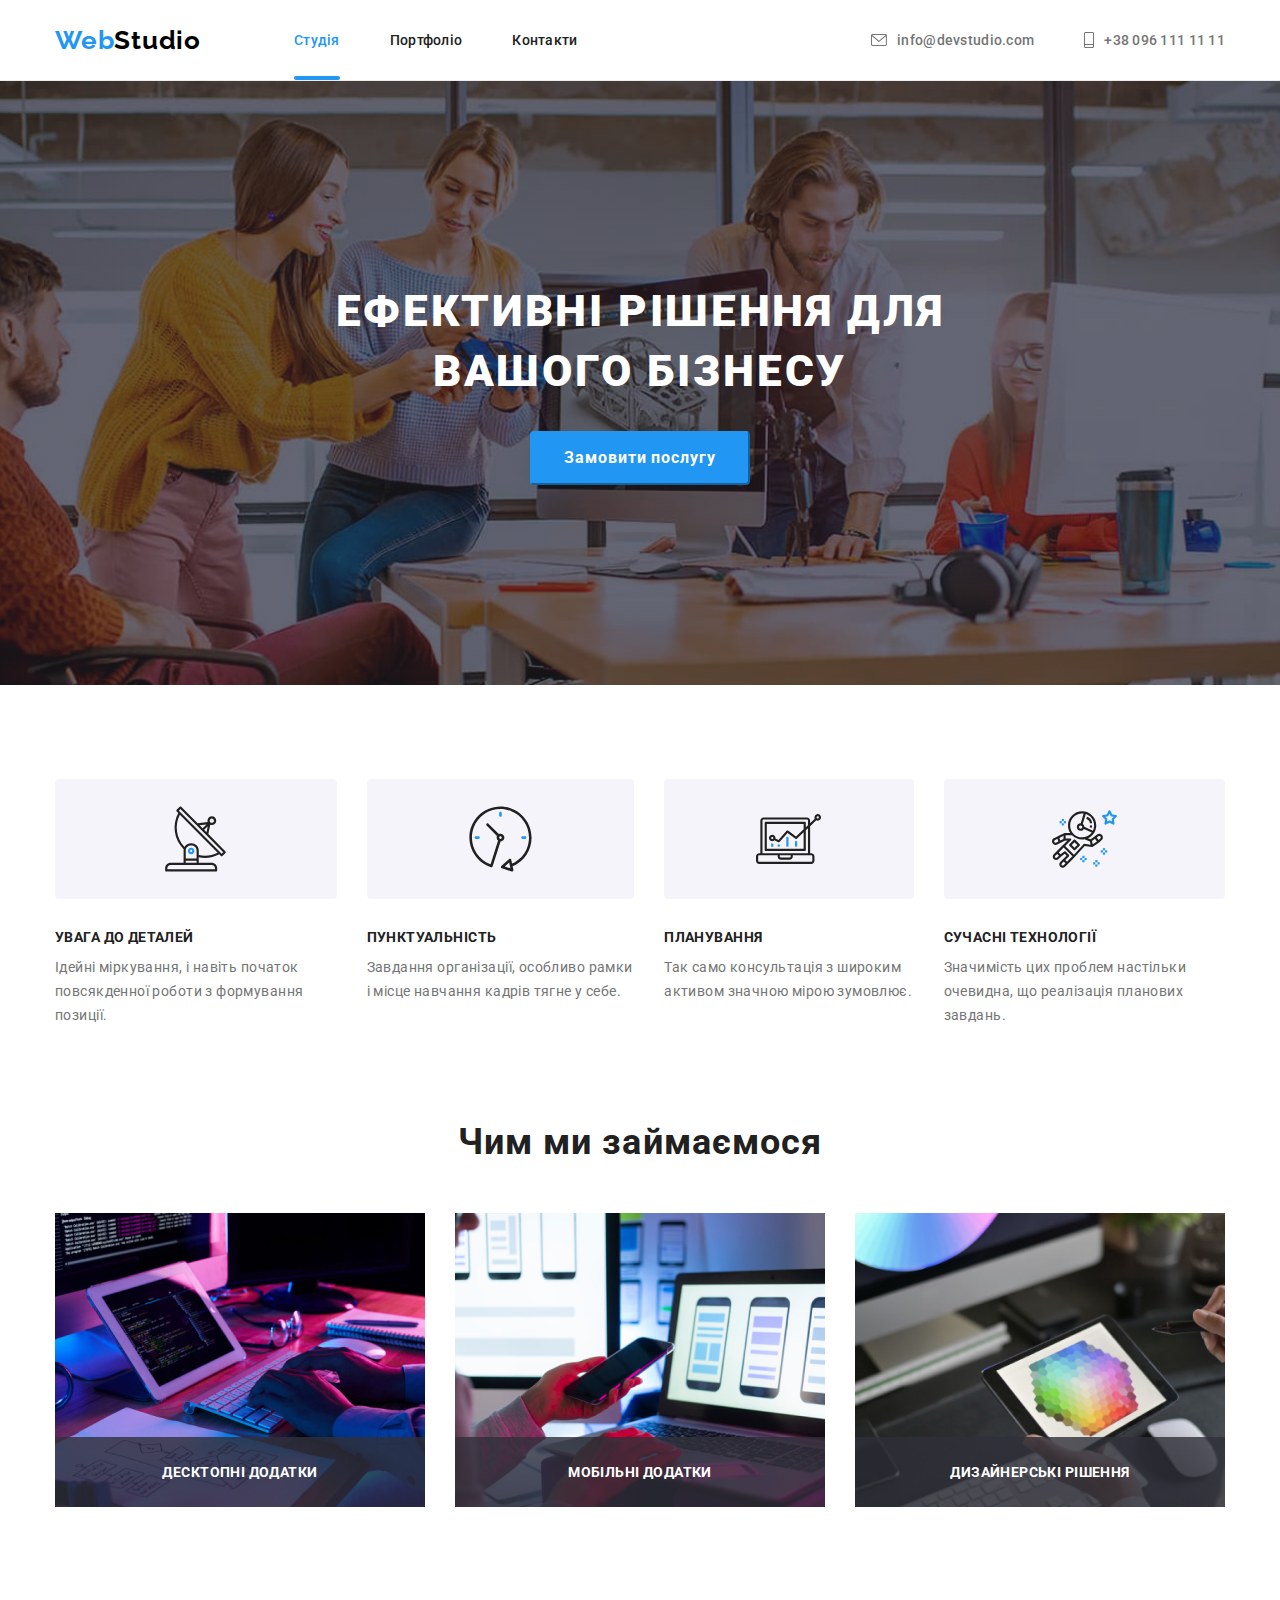
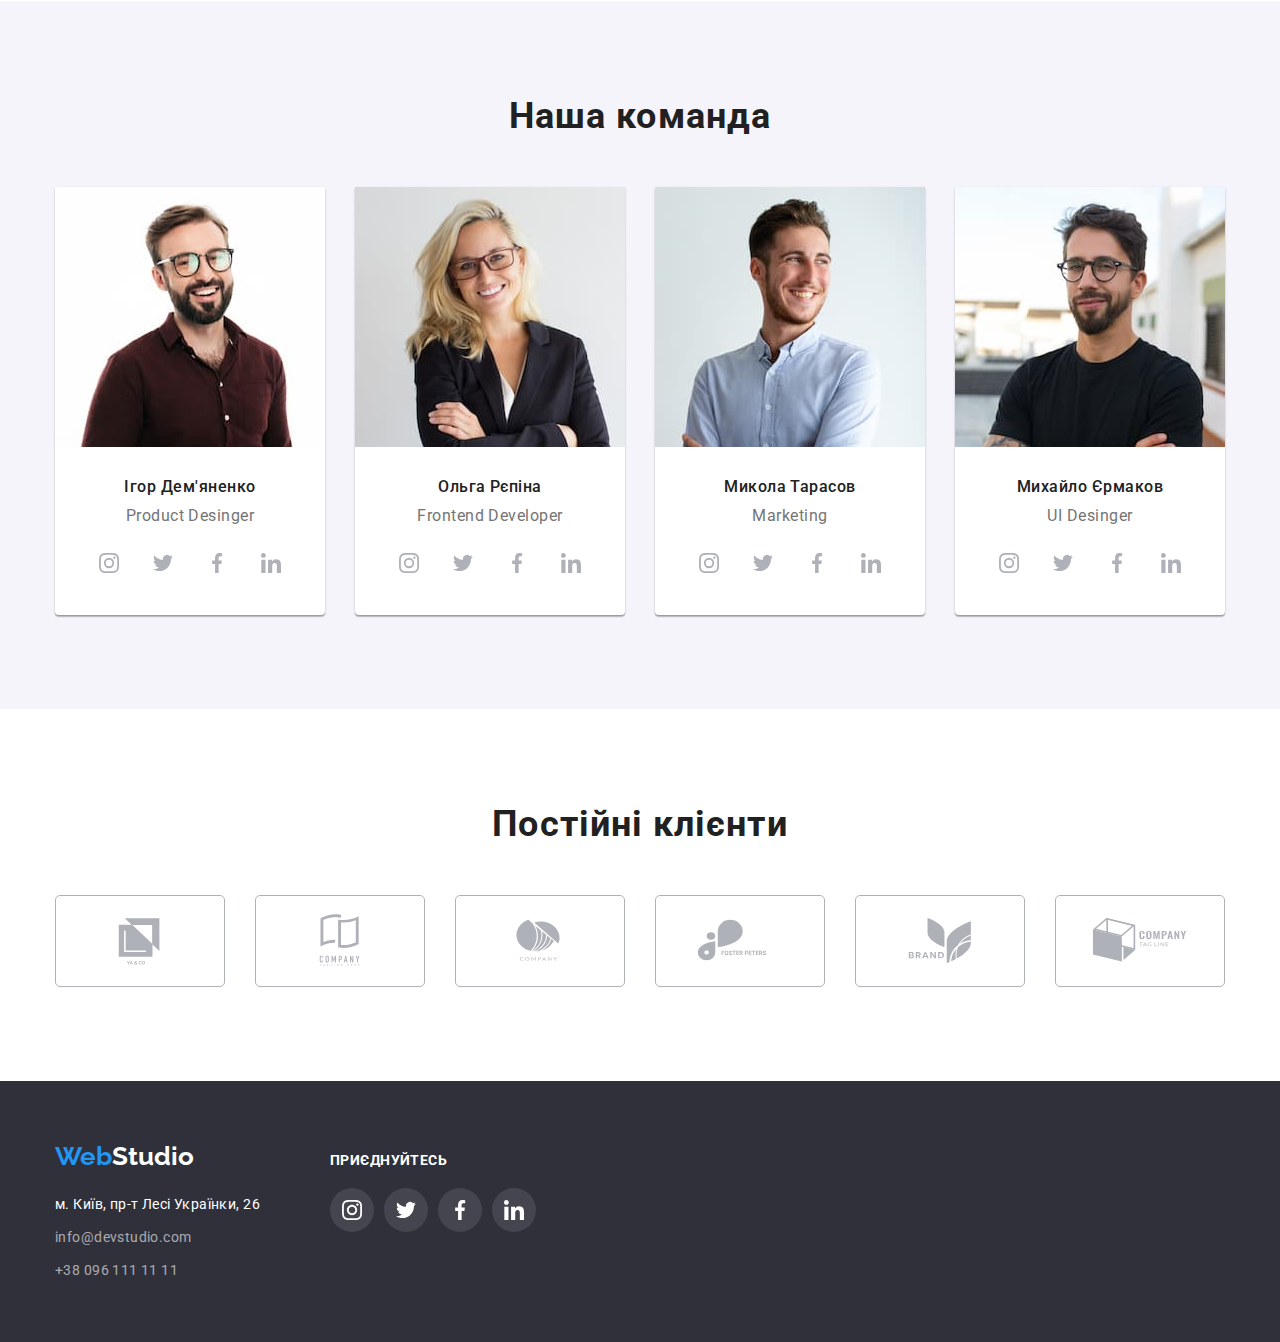
<file: index.html>
<!DOCTYPE html>
<html lang="uk">
  <head>
    <meta charset="UTF-8" />
    <meta http-equiv="X-UA-Compatible" content="IE=edge" />
    <meta name="viewport" content="width=device-width, initial-scale=1.0" />
    <title>WebStudio</title>
    <link
      rel="stylesheet"
      href="https://cdnjs.cloudflare.com/ajax/libs/modern-normalize/1.1.0/modern-normalize.min.css"
    />
    <link rel="stylesheet" href="./css/styles.css" />
    <link rel="preconnect" href="https://fonts.googleapis.com" />
    <link rel="preconnect" href="https://fonts.gstatic.com" crossorigin />
    <link rel="preconnect" href="https://fonts.googleapis.com" />
    <link rel="preconnect" href="https://fonts.gstatic.com" crossorigin />
    <link
      href="https://fonts.googleapis.com/css2?family=Raleway:wght@700&display=swap"
      rel="stylesheet"
    />
    <link
      href="https://fonts.googleapis.com/css2?family=Roboto:wght@400;500;700;900&display=swap"
      rel="stylesheet"
    />
  </head>
  <body class="body-idx">
    <header class="header">
      <div class="container header-container">
        <nav class="flex-content">
          <!--Header-->
          <a href="./index.html" lang="en" class="webstudio">
            <span style="color: #2196f3">Web</span
            ><span style="color: black">Studio</span>
          </a>
          <ul class="header-menu">
            <li >
              <a href="./index.html"  class="current"> Студія </a>
            </li>
            <li >
              <a href="./portfolio.html" class="navigation"> Портфоліо </a>
            </li>

            <li>
              <a href="#" class="navigation"> Контакти </a>
            </li>
          </ul>
        </nav>
        <ul class="header-address">
          <li >
            <a href="meilto:info@devstudio.com" class="navigation-address-mail">               
              <svg class="icon-nav-mail" width="16" height="12">
                <use href="./images/icons.svg#icon-envelope">
                </use>
              </svg>info@devstudio.com</a>
          </li>
          <li >
            <a href="tel:+380961111111" class="navigation-address-phone"
              > <svg class="icon-nav-phone" width="10" height="16">
                <use href="./images/icons.svg#icon-Vector">
                </use>
              </svg>
              +38 096 111 11 11</a
            >
          </li>
        </ul>
      </div>
    </header>

    <main>
      <!--Main-->

      <section class="section-main">
        <div class="container">
          <h1 class="hero-title">ЕФЕКТИВНІ РІШЕННЯ ДЛЯ ВАШОГО БІЗНЕСУ</h1>
          <button type="button" class="button" data-modal-open>Замовити послугу</button>
        </div>
      </section>

      <section class="section-flex">
        <div class="container">
          <h2 style="display: none">Переваги</h2>
          <ul class="main-menu">
            <li>
              <div class="advances-link" > 
                <svg class="advances-item" width="65px" height="70px" >
                <use href="./images/icons.svg#icon-antenna-1">
                </use>
              </svg>
            </div> 
              <h3 class="section-title">УВАГА ДО ДЕТАЛЕЙ</h3>
              <p class="section-text">
                Ідейні міркування, і навіть початок повсякденної роботи з
                формування позиції.
              </p>
            </li>

            <li>
              <div class="advances-link" > 
                <svg class="advances-item" width="65px" height="70px" >
                <use href="./images/icons.svg#icon-clock-1">
                </use>
              </svg>
            </div> 
              <h3 class="section-title">ПУНКТУАЛЬНІСТЬ</h3>
              <p class="section-text">
                Завдання організації, особливо рамки і місце навчання кадрів
                тягне у себе.
              </p>
            </li>

            <li>
              <div class="advances-link" > 
                <svg class="advances-item" width="65px" height="70px" >
                <use href="./images/icons.svg#icon-diagram-1">
                </use>
              </svg>
            </div> 
              <h3 class="section-title">ПЛАНУВАННЯ</h3>
              <p class="section-text">
                Так само консультація з широким активом значною мірою зумовлює.
              </p>
            </li>
            <li>
              <div class="advances-link" > 
                <svg class="advances-item" width="65px" height="70px" >
                <use href="./images/icons.svg#icon-astronaut-1">
                </use>
              </svg>
            </div> 
              <h3 class="section-title">СУЧАСНІ ТЕХНОЛОГІЇ</h3>
              <p class="section-text">
                Значимість цих проблем настільки очевидна, що реалізація
                планових завдань.
              </p>
            </li>
          </ul>
        </div>
      </section>
      <section class="section-content">
        <div class="container">
          <h2 class="section-content-title">Чим ми займаємося</h2>
          <ul class="flex-images">
            <li style="position: relative;">
              <img src="./images/planshet.jpg" alt="Photo" />
              
              <p class="content-info-title">
                Десктопні Додатки
              </p>
           
            </li>

            <li style="position: relative;">
              <img src="./images/book.jpg" alt="Photo" />
              
                <p class="content-info-title">
                  Мобільні додатки
                </p>
             
            </li>

            <li style="position: relative;">
              <img src="./images/planshet2.jpg" alt="Photo" /> 
             
                <p class="content-info-title">
                  Дизайнерські РІШЕННЯ
                </p>
            </li>
          </ul>
        </div>
      </section>
      <section class="section">
        <div class="container">
          <!--OurTeam-->

          <h2 class="section-team-title">Наша команда</h2>
          <ul class="team-menu">
            <li class="box-card">
              <img src="./images/igor.jpg" alt="Photo" />
              <h3 class="card-name">Ігор Дем'яненко</h3>
              <p class="work-name">Product Desinger</p>
              <ul class="box-icon-list">
                <li class="boxcard-icon-team">
                  <a href="" class="boxcard-link" >
                <svg class="boxcard-icon" width="20" height="20">
                  <use href="./images/icons.svg#icon-instagram">
                  </use>
                </svg>
              </a>
                </li>
               
              <li class="boxcard-icon-team">
                <a href="" class="boxcard-link">
                <svg class="boxcard-icon" width="20" height="20">
                  <use href="./images/icons.svg#icon-twitter"></use>
                </svg>
              </a>
            </li>
            <li class="boxcard-icon-team">
  
              <a href="" class="boxcard-link">
                <svg class="boxcard-icon" width="20" height="20">
                  <use href="./images/icons.svg#icon-facebook"></use>
                </svg>
              </a>
            </li>
            <li class="boxcard-icon-team">
  
              <a href="" class="boxcard-link">
                <svg class="boxcard-icon" width="20" height="20">
                  <use href="./images/icons.svg#icon-linkedin"></use>
                </svg>
              </a>
            </li>
          </ul>
            </li>
            

            <li class="box-card">
              <img src="./images/olga.jpg" alt="Photo" />
              <h3 class="card-name">Ольга Рєпіна</h3>
              <p class="work-name">Frontend Developer</p>
              <ul class="box-icon-list">
                <li class="boxcard-icon-team">
                  <a href="" class="boxcard-link" >
                <svg class="boxcard-icon" width="20" height="20">
                  <use href="./images/icons.svg#icon-instagram">
                  </use>
                </svg>
              </a>
                </li>
               
              <li class="boxcard-icon-team">
                <a href="" class="boxcard-link">
                <svg class="boxcard-icon" width="20" height="20">
                  <use href="./images/icons.svg#icon-twitter"></use>
                </svg>
              </a>
            </li>
            <li class="boxcard-icon-team">
  
              <a href="" class="boxcard-link">
                <svg class="boxcard-icon" width="20" height="20">
                  <use href="./images/icons.svg#icon-facebook"></use>
                </svg>
              </a>
            </li>
            <li class="boxcard-icon-team">
  
              <a href="" class="boxcard-link">
                <svg class="boxcard-icon" width="20" height="20">
                  <use href="./images/icons.svg#icon-linkedin"></use>
                </svg>
              </a>
            </li>
          </ul>
            </li>

            <li class="box-card">
              <img src="./images/mikola.jpg" alt="Photo" />
              <h3 class="card-name">Микола Тарасов</h3>
              <p class="work-name">Marketing</p>
              <ul class="box-icon-list">
                <li class="boxcard-icon-team">
                  <a href="" class="boxcard-link" >
                <svg class="boxcard-icon" width="20" height="20">
                  <use href="./images/icons.svg#icon-instagram">
                  </use>
                </svg>
              </a>
                </li>
               
              <li class="boxcard-icon-team">
                <a href="" class="boxcard-link">
                <svg class="boxcard-icon" width="20" height="20">
                  <use href="./images/icons.svg#icon-twitter"></use>
                </svg>
              </a>
            </li>
            <li class="boxcard-icon-team">
  
              <a href="" class="boxcard-link">
                <svg class="boxcard-icon" width="20" height="20">
                  <use href="./images/icons.svg#icon-facebook"></use>
                </svg>
              </a>
            </li>
            <li class="boxcard-icon-team">
  
              <a href="" class="boxcard-link">
                <svg class="boxcard-icon" width="20" height="20">
                  <use href="./images/icons.svg#icon-linkedin"></use>
                </svg>
              </a>
            </li>
          </ul>
            </li>
            <li class="box-card">
              <img src="./images/misha.jpg" alt="Photo" />
              <h3 class="card-name">Михайло Єрмаков</h3>
              <p class="work-name">UI Desinger</p>
            <ul class="box-icon-list">
              <li class="boxcard-icon-team">
                <a href="" class="boxcard-link" >
              <svg class="boxcard-icon" width="20" height="20">
                <use href="./images/icons.svg#icon-instagram">
                </use>
              </svg>
            </a>
              </li>
             
            <li class="boxcard-icon-team">
              <a href="" class="boxcard-link">
              <svg class="boxcard-icon" width="20" height="20">
                <use href="./images/icons.svg#icon-twitter"></use>
              </svg>
            </a>
          </li>
          <li class="boxcard-icon-team">

            <a href="" class="boxcard-link">
              <svg class="boxcard-icon" width="20" height="20">
                <use href="./images/icons.svg#icon-facebook"></use>
              </svg>
            </a>
          </li>
          <li class="boxcard-icon-team">

            <a href="" class="boxcard-link">
              <svg class="boxcard-icon" width="20" height="20">
                <use href="./images/icons.svg#icon-linkedin"></use>
              </svg>
            </a>
          </li>
        </ul>
            </li>
          
          </ul>
        </div>
      </section>
      <section class="section-logo">
        <div class="container" >
          <h3 class="clients-title"> Постійні клієнти</h3>
          <ul class="clients-list">
            <li class="clients-item">
              <a class="clients-link" href="" > 
              <svg class="clients-logo" width="106px" height="60px" >
              <use href="./images/icons.svg#icon-Logo1">
              </use>
            </svg>
          </a> 
          </li>
            <li class="clients-item">
              <a class="clients-link" href=""> 
              <svg class="clients-logo" width="106px" height="60px" >
              <use href="./images/icons.svg#icon-Logo2">
              </use>
            </svg></a> </li>
            <li class="clients-item"><a class="clients-link" href="">
              <svg class="clients-logo" width="106px" height="60px" >
              <use href="./images/icons.svg#icon-logo3">
              </use>
            </svg> </a> </li>
            <li class="clients-item"><a class="clients-link" href="">
              <svg class="clients-logo" width="106px" height="60px" >
              <use href="./images/icons.svg#icon-Logo4">
              </use>
            </svg></a> </li>
            <li class="clients-item"><a class="clients-link" href=""> 
              <svg class="clients-logo" width="106px" height="60px" >
              <use href="./images/icons.svg#icon-logo5">
              </use>
            </svg></a> </li>
            <li class="clients-item"><a class="clients-link" href="">
              <svg class="clients-logo" width="106px" height="60px" >
              <use href="./images/icons.svg#icon-logo6">
              </use>
            </svg> </a> </li>
          </ul>
        </div>
      </section>
    </main>
    <footer class="footer">
      <div class="container footer-box">
        <div>
        <a href="./index.html" lang="en" class="webstudio-footer">
          <span style="color: #2196f3">Web</span
          ><span style="color: #ffffff">Studio</span>
        </a>
        <address>
          <ul class="container-footer-address">
            <li class="footer-li">
              <a href="м.Київ,пр-тЛесіУкраїнки,26">
                <span class="address-footer"
                  >м. Київ, пр-т Лесі Українки, 26</span
                >
              </a>
            </li>
            <li class="footer-li">
              <a href="meilto:info@devstudio.com">
                <span class="footer-address">info@devstudio.com</span>
              </a>
            </li>
            <li class="footer-li">
              <a href="tel:+380961111111">
                <span class="footer-address">+38 096 111 11 11</span>
              </a>
            </li>
          </ul>
      
        </div>
        <div class="container-net">
          <p class="net-title">Приєднуйтесь</p>
          <ul class="net-list">
            <li class="net-item">
              <a href="" class="net-link">
                <svg class="net-icon" width="20" height="20">
                  <use href="./images/icons.svg#icon-instagram-f"></use>
                </svg>
              </a>
            </li>
            <li class="net-item">
              <a href="" class="net-link">
                <svg class="net-icon" width="20" height="20"> 
                  <use href="./images/icons.svg#icon-twitter"></use>
                </svg>
              </a>
            </li>
            <li class="net-item">
              <a href="" class="net-link">
                <svg class="net-icon" width="20" height="20">
                  <use href="./images/icons.svg#icon-facebook"></use>
                </svg>
              </a>
            </li>
            <li class="net-item">
              <a href="" class="net-link">
                <svg class="net-icon" width="20" height="20">
                  <use href="./images/icons.svg#icon-linkedin"></use></svg>
                </a>
            </li>
          </ul>
        </div>
      </div>
      
        
    </address>
    </footer>
     <div class="backdrop is-hidden" data-modal>
      <div class="modal">
        <h2 class="title-modal">
          Lorem ipsum dolor sit amet consectetur.
        </h2>
        <p>
       
        </p>
        <button class="modal-close-button" type="button" data-modal-close> 
          <svg class="close-modul" width="11px" height="11px" >
          <use href="./images/icons.svg#icon-close-modul">
          </use>
        </svg></button>
      </div>
     </div>
     
      <script src="./modal/modal.js"></script>
    
  </body>
</html>
</file>
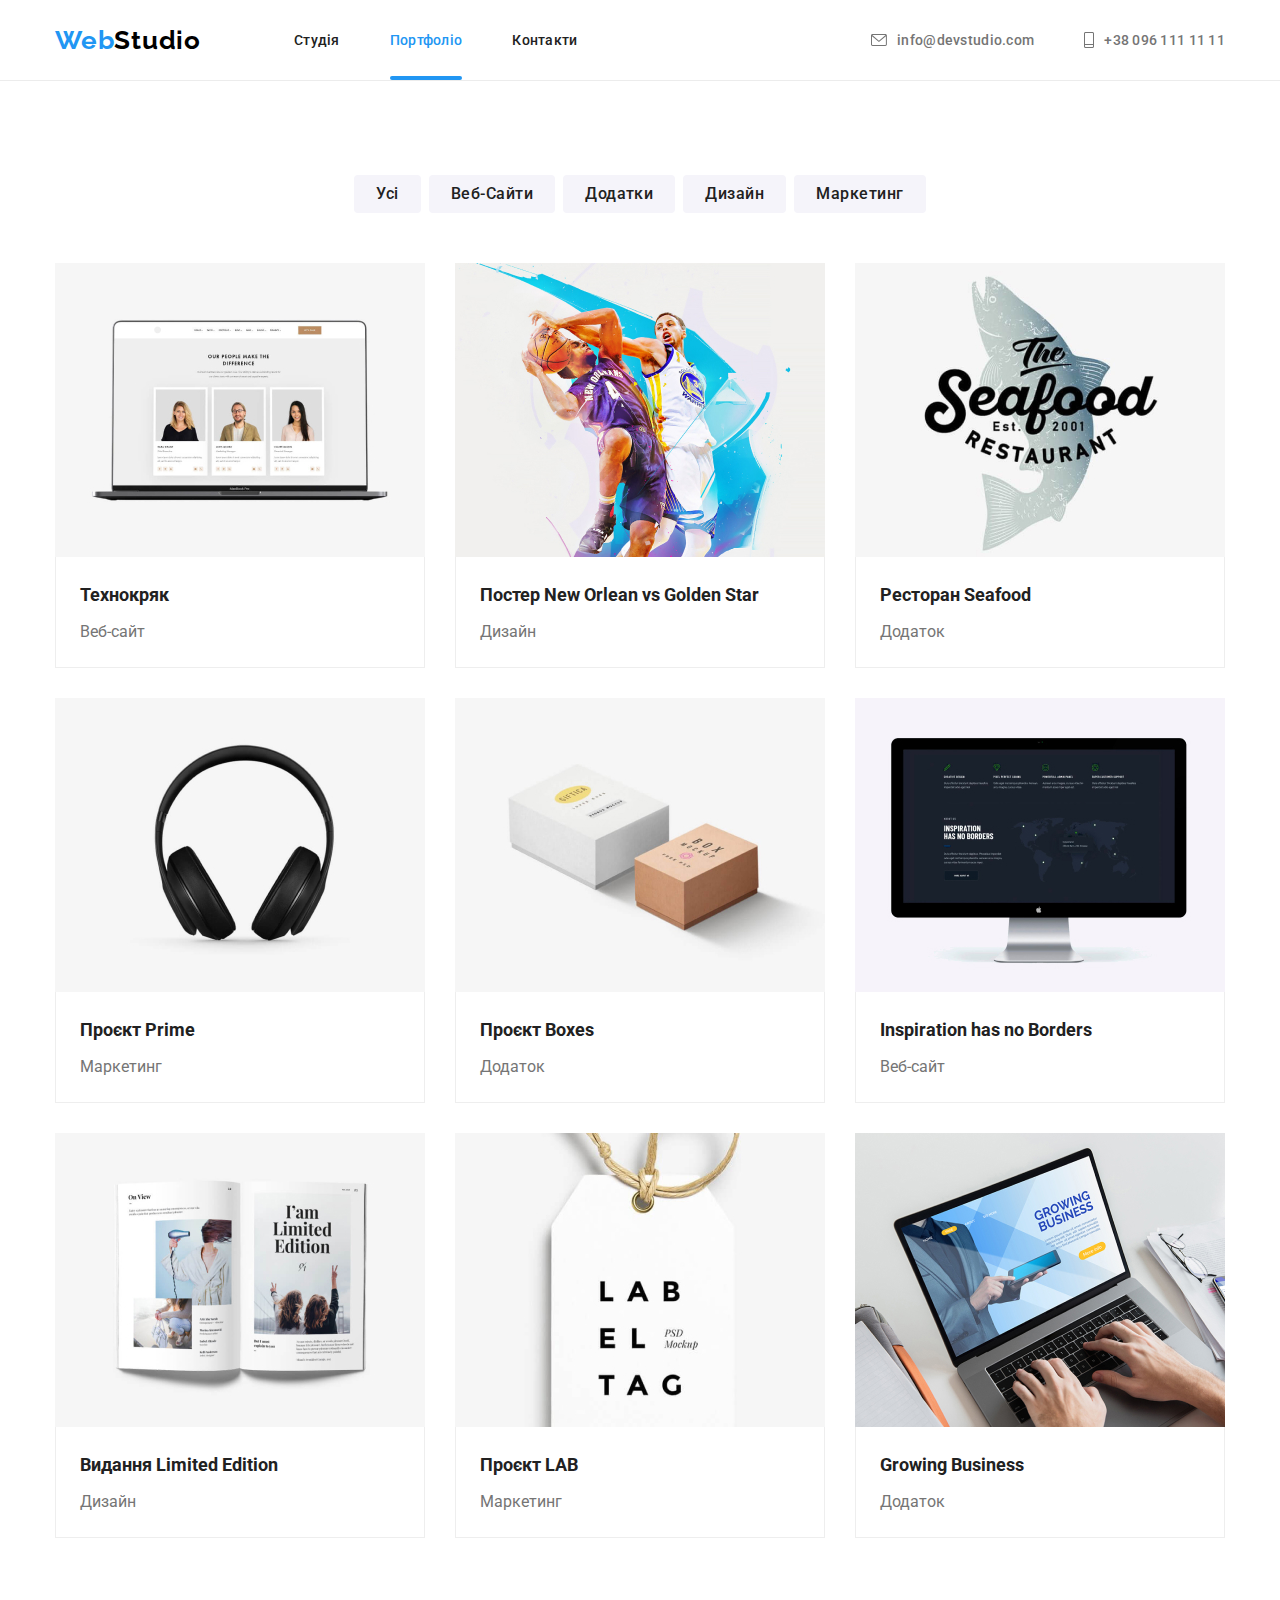
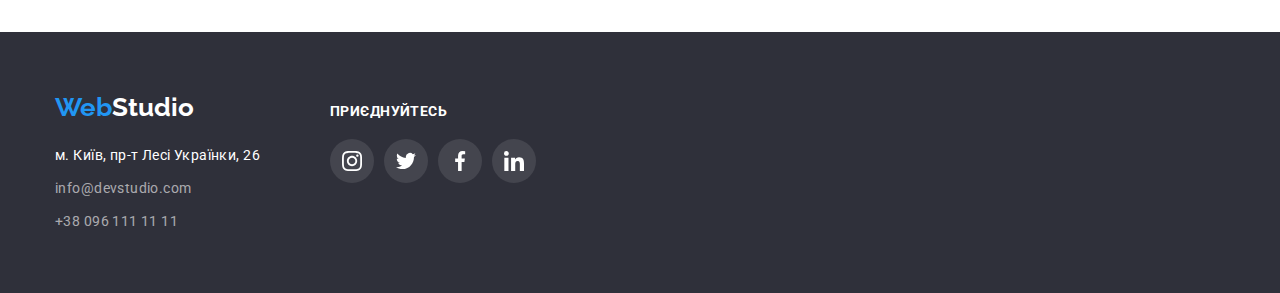
<file: portfolio.html>
<!DOCTYPE html>
<html lang="uk">

<head>
  <meta charset="UTF-8" />
  <meta http-equiv="X-UA-Compatible" content="IE=edge" />
  <meta name="viewport" content="width=device-width, initial-scale=1.0" />
  <title>WebStudio</title>
  <link rel="stylesheet"
    href="https://cdnjs.cloudflare.com/ajax/libs/modern-normalize/1.1.0/modern-normalize.min.css" />
  <link rel="stylesheet" href="./css/styles.css" />
  <link rel="preconnect" href="https://fonts.googleapis.com" />
  <link rel="preconnect" href="https://fonts.gstatic.com" crossorigin />
  <link rel="preconnect" href="https://fonts.googleapis.com" />
  <link rel="preconnect" href="https://fonts.gstatic.com" crossorigin />
  <link href="https://fonts.googleapis.com/css2?family=Raleway:wght@700&display=swap" rel="stylesheet" />
  <link href="https://fonts.googleapis.com/css2?family=Roboto:wght@400;500;700;900&display=swap" rel="stylesheet" />
</head>

<body class="hero-portfolio">
  <header class="header">
    <div class="container header-container">
      <nav class="flex-content">
        <!--Header-->
        <a href="./index.html" lang="en" class="webstudio">
          <span style="color: #2196f3">Web</span
          ><span style="color: black">Studio</span>
        </a>
        <ul class="header-menu">
          <li>
            <a href="./index.html" class="navigation"> Студія </a>
          </li>
          <li>
            <a href="./portfolio.html" class="current"> Портфоліо </a>
          </li>

          <li>
            <a href="./index.html" class="navigation"> Контакти </a>
          </li>
        </ul>
      </nav>
      <ul class="header-address">
        <li >
          <a href="meilto:info@devstudio.com" class="navigation-address-mail">               
            <svg class="icon-nav-mail" width="16" height="12">
              <use href="./images/icons.svg#icon-envelope">
              </use>
            </svg>info@devstudio.com</a>
        </li>
        <li >
          <a href="tel:+380961111111" class="navigation-address-phone"
            > <svg class="icon-nav-phone" width="10" height="16">
              <use href="./images/icons.svg#icon-Vector">
              </use>
            </svg>
            +38 096 111 11 11</a
          >
        </li>
      </ul>
    </div>
  </header>


  
  <main class="main-portfolio">
    <section class="section-portfolio">
      <div class="container">
        <h1 style="display: none">Портфоліо</h1>
        <!--NaviGation-->
        <ul class="flex-nav-menu">
          <li>
            <button type="button" class="button-portfolio">Усі</button>
          </li>
          <li>
            <button type="button" class="button-portfolio">Веб-Сайти</button>
          </li>
          <li>
            <button type="button" class="button-portfolio">Додатки</button>
          </li>
          <li>
            <button type="button" class="button-portfolio">Дизайн</button>
          </li>
          <li>
            <button type="button" class="button-portfolio">Маркетинг</button>
          </li>
        </ul>

        <!--mainConten-->
        <ul class="element-menu">
          <li>
            <a href="#"  class="element-img">
              <img src="./images/P1.jpg" alt="Notebook" />
              <div class="div-img">
                <h4 class="main-title-portfolio">Технокряк</h4>
                <p class="main-p-portfolio">Веб-сайт</p>
                <div class="element-img-title">
                  <p class="element-img-p">
                    Ресурс пропонує комплексні пропозиції з різним рівнем функціоналу та сервісів. 
                    Все це дозволить відвідувачу отримати вичерпні відомості про компанію чи приватну особу.
                  </p>
                  </div>
              </div>
             
            </a>
            
          </li>
          <li><a href="#" class="element-img">
              <img src="./images/p2.jpg" alt="basketball" />
              <div class="div-img">
                <h4 class="main-title-portfolio"> Постер New Orlean vs Golden Star
                </h4>
                <p class="main-p-portfolio">Дизайн</p>
                <div class="element-img-title">
                  <p class="element-img-p">
                    Ресурс пропонує комплексні пропозиції з різним рівнем функціоналу та сервісів. 
                    Все це дозволить відвідувачу отримати вичерпні відомості про компанію чи приватну особу.
                  </p>
                  </div>
              </div>
            </a>
          </li>
          <li ><a href="#" class="element-img">
              <img src="./images/p3.jpg" alt="Fish" />
              <div class="div-img">
                <h4 class="main-title-portfolio">Ресторан Seafood</h4>
                <p class="main-p-portfolio">Додаток</p>
                <div class="element-img-title">
                  <p class="element-img-p">
                    Ресурс пропонує комплексні пропозиції з різним рівнем функціоналу та сервісів. 
                    Все це дозволить відвідувачу отримати вичерпні відомості про компанію чи приватну особу.
                  </p>
                  </div>
              </div>
            </a>
          </li>
          <li ><a href="#" class="element-img">
              <img src="./images/p4.jpg" alt="headphones" />
              <div class="div-img">
                <h4 class="main-title-portfolio">Проєкт Prime</h4>
                <p class="main-p-portfolio">Маркетинг</p>
                <div class="element-img-title">
                  <p class="element-img-p">
                    Ресурс пропонує комплексні пропозиції з різним рівнем функціоналу та сервісів. 
                    Все це дозволить відвідувачу отримати вичерпні відомості про компанію чи приватну особу.
                  </p>
                  </div>
              </div>
            </a>

          </li>
          <li ><a href="#" class="element-img">
              <img src="./images/p5.jpg" alt="boxes" />
              <div class="div-img">
                <h4 class="main-title-portfolio">Проєкт Boxes</h4>
                <p class="main-p-portfolio">Додаток</p>
                <div class="element-img-title">
                  <p class="element-img-p">
                    Ресурс пропонує комплексні пропозиції з різним рівнем функціоналу та сервісів. 
                    Все це дозволить відвідувачу отримати вичерпні відомості про компанію чи приватну особу.
                  </p>
                  </div>
              </div>
            </a>
          </li>
          <li ><a href="#" class="element-img">
              <img src="./images/p6.jpg" alt="monitor" />
              <div class="div-img">
                <h4 class="main-title-portfolio">Inspiration has no Borders</h4>
                <p class="main-p-portfolio">Веб-сайт</p>
                                <div class="element-img-title">
                  <p class="element-img-p">
                    Ресурс пропонує комплексні пропозиції з різним рівнем функціоналу та сервісів. 
                    Все це дозволить відвідувачу отримати вичерпні відомості про компанію чи приватну особу.
                  </p>
                  </div>
              </div>
            </a>
          </li>
          <li ><a href="#" class="element-img">
              <img src="./images/p7.jpg" alt="book" />
              <div class="div-img">
                <h4 class="main-title-portfolio">Видання Limited Edition</h4>
                <p class="main-p-portfolio">Дизайн</p>
                                <div class="element-img-title">
                  <p class="element-img-p">
                    Ресурс пропонує комплексні пропозиції з різним рівнем функціоналу та сервісів. 
                    Все це дозволить відвідувачу отримати вичерпні відомості про компанію чи приватну особу.
                  </p>
                  </div>
              </div>
            </a>
          </li>
          <li ><a href="#" class="element-img">
              <img src="./images/p8.jpg" alt="lab" />
              <div class="div-img">
                <h4 class="main-title-portfolio">Проєкт LAB</h4>
                <p class="main-p-portfolio">Маркетинг</p>
                                <div class="element-img-title">
                  <p class="element-img-p">
                    Ресурс пропонує комплексні пропозиції з різним рівнем функціоналу та сервісів. 
                    Все це дозволить відвідувачу отримати вичерпні відомості про компанію чи приватну особу.
                  </p>
                  </div>
              </div>
            </a>
          </li>
          <li ><a href="#" class="element-img">
              <img src="./images/p9.jpg" alt="Notebook2" />
              <div class="div-img">
                <h4 class="main-title-portfolio">Growing Business</h4>
                <p class="main-p-portfolio">Додаток</p>
                                <div class="element-img-title">
                  <p class="element-img-p">
                    Ресурс пропонує комплексні пропозиції з різним рівнем функціоналу та сервісів. 
                    Все це дозволить відвідувачу отримати вичерпні відомості про компанію чи приватну особу.
                  </p>
                  </div>
              </div>
            </a>
          </li>
        </ul>
      </div>
    </section>
  </main>

  <footer class="footer">
    <div class="container footer-box">
      <div>
        <a href="./index.html" lang="en" class="webstudio-footer">
          <span style="color: #2196f3">Web</span><span style="color: #ffffff">Studio</span>
        </a>
        <address>
          <ul class="container-footer-address">
            <li class="footer-li">
              <a href="м.Київ,пр-тЛесіУкраїнки,26">
                <span class="address-footer">м. Київ, пр-т Лесі Українки, 26</span>
              </a>
            </li>
            <li class="footer-li">
              <a href="meilto:info@devstudio.com">
                <span class="footer-address">info@devstudio.com</span>
              </a>
            </li>
            <li class="footer-li">
              <a href="tel:+380961111111">
                <span class="footer-address">+38 096 111 11 11</span>
              </a>
            </li>
          </ul>

      </div>
      <div class="container-net">
        <p class="net-title">Приєднуйтесь</p>
        <ul class="net-list">
          <li class="net-item">
            <a href="" class="net-link">
              <svg class="net-icon" width="20" height="20">
                <use href="./images/icons.svg#icon-instagram-f"></use>
              </svg>
            </a>
          </li>
          <li class="net-item">
            <a href="" class="net-link">
              <svg class="net-icon" width="20" height="20">
                <use href="./images/icons.svg#icon-twitter"></use>
              </svg>
            </a>
          </li>
          <li class="net-item">
            <a href="" class="net-link">
              <svg class="net-icon" width="20" height="20">
                <use href="./images/icons.svg#icon-facebook"></use>
              </svg>
            </a>
          </li>
          <li class="net-item">
            <a href="" class="net-link">
              <svg class="net-icon" width="20" height="20">
                <use href="./images/icons.svg#icon-linkedin"></use>
              </svg>
            </a>
          </li>
        </ul>
      </div>
    </div>


    </address>
  </footer>
</body>

</html>
</file>
<file: css/styles.css>
* {
  list-style-type: none;
}
* {
  text-decoration: none;
}
* {
  margin: 0;
  padding: 0;
}
h1 {
  margin: 0;
}
h2 {
  margin: 0;
}
h3 {
  margin: 0;
}
h4 {
  margin: 0;
}

ul {
  margin: 0;
}

p {
  margin: 0;
}

.body-idx {
  width: 100%;
  max-width: 1600px;
  background-color: #ffffff;
  font-family: "Roboto";
  font-style: normal;
}

.header {
  position: relative;
  border-bottom: 1px solid #ececec;
}

.container {
  width: 100%;
  max-width: 1200px;
  margin: 0 auto;
  padding: 0 15px;
}

.header-container {
  display: flex;
  align-items: center;
}

.flex-content {
  display: flex;
  align-items: center;
  gap: 93px;
}

.webstudio {
  font-family: "Raleway";
  font-style: normal;
  font-weight: 700;
  font-size: 26px;
  line-height: 31px;
  letter-spacing: 0.03em;
}

.header-menu {
  display: flex;
  gap: 50px;
}

.navigation {
  position: relative;
  display: block;
  font-family: inherit;
  font-style: normal;
  font-weight: 500;
  font-size: 14px;
  line-height: 16px;
  letter-spacing: 0.02em;
  text-decoration: none;
  color: #212121;
  padding: 32px 0;
  transition: color 250ms;
  transition-timing-function: cubic-bezier(0.4, 0, 0.2, 1);
}

.navigation::after {
  position: absolute;
  display: block;
  opacity: 0;
  width: 100%;
  height: 4px;
  background-color: #2196f3;
  margin-top: 28px;
  border-radius: 2px;
  transition: opacity 250ms;
  transition-timing-function: cubic-bezier(0.4, 0, 0.2, 1);
  content: "";
}

.current {
  position: relative;
  display: block;
  font-family: inherit;
  font-style: normal;
  font-weight: 500;
  font-size: 14px;
  line-height: 16px;
  letter-spacing: 0.02em;
  text-decoration: none;
  color: #2196f3;
  padding: 32px 0;
  transition: color 250ms;
  transition-timing-function: cubic-bezier(0.4, 0, 0.2, 1);
}

.current::after {
  position: absolute;
  display: block;
  opacity: 1;
  width: 100%;
  height: 4px;
  background-color: #2196f3;
  margin-top: 28px;
  border-radius: 2px;
  transition: opacity 250ms;
  transition-timing-function: cubic-bezier(0.4, 0, 0.2, 1);
  content: "";
}

.current:hover {
  color: #2196f3;
}

.navigation:hover {
  color: #2196f3;
}

.header-address {
  display: flex;
  align-items: center;
  justify-content: center;
  gap: 50px;
  margin-left: auto;
}

.icon-nav-mail {
  margin-right: 10px;
}

.icon-nav-phone {
  margin-right: 10px;
}

.navigation-address-phone {
  font-style: normal;
  font-weight: 500;
  font-size: 14px;
  line-height: 16px;
  letter-spacing: 0.02em;
  fill: #757575;
  color: #757575;
  padding: 32px 0;
  display: flex;
  align-items: center;
  transition: color 250ms;
  transition-timing-function: cubic-bezier(0.4, 0, 0.2, 1);
}

.navigation-address-phone:hover {
  color: #2196f3;
  fill: #2196f3;
}

.navigation-address-mail {
  font-style: normal;
  font-weight: 500;
  font-size: 14px;
  line-height: 16px;
  letter-spacing: 0.02em;
  fill: #757575;
  color: #757575;
  padding: 32px 0;
  display: flex;
  align-items: center;
  transition: color 250ms, fill 250ms;
  transition-timing-function: cubic-bezier(0.4, 0, 0.2, 1);
}

.navigation-address-mail:hover {
  color: #2196f3;
  fill: #2196f3;
}

.section-main {
  margin: 0 auto;
  padding: 200px 0;
  background-image: linear-gradient(#2f303a66, #2f303a66),
    url(../images/Img.jpg);
  background-repeat: no-repeat;
  background-position: center;
  background-size: cover;
}

.section-flex {
  padding-top: 94px;
  padding-bottom: 0;
  margin-bottom: 0;
  margin: 0 auto;
}

.hero-title {
  width: 696px;
  font-style: normal;
  font-weight: 900;
  font-size: 44px;
  line-height: 60px;
  text-align: center;
  letter-spacing: 0.06em;
  color: #ffffff;
  margin: 0 auto 30px;
}

.button {
  display: block;
  align-items: center;
  text-align: center;
  font-weight: 700;
  font-size: 16px;
  line-height: 30px;
  padding: 10px 32px;
  margin: 0 auto;
  letter-spacing: 0.06em;
  color: #ffffff;
  background-color: #2196f3;
  border-radius: 4px;
  border-color: #2196f3;
  transition: color 250ms, border-color 250ms, background-color 250ms;
  transition-timing-function: cubic-bezier(0.4, 0, 0.2, 1);
  cursor: pointer;
}

.button:hover {
  box-shadow: 0px 4px 4px rgba(0, 0, 0, 0.15);
  border-color: #ffffff;
}

.main-menu {
  display: flex;
  gap: 30px;
  text-align: start;
  flex-grow: 1;
}

.advances-link {
  margin-bottom: 30px;
  width: 100%;
  height: 120px;
  border: 1px solid #f5f4fa;
  border-radius: 4px;
  display: flex;
  align-items: center;
  justify-content: center;
  background-color: #f5f4fa;
}

.section-title {
  font-family: "Roboto";
  font-style: normal;
  font-weight: 700;
  font-size: 14px;
  line-height: 16px;
  letter-spacing: 0.03em;
  text-transform: uppercase;
  margin-bottom: 10px;
  color: #212121;
}

.section-text {
  font-weight: 400;
  font-size: 14px;
  line-height: 24px;

  letter-spacing: 0.03em;

  color: #757575;
}

.section-content {
  padding: 94px 0;
  margin: 0 auto;
  text-align: center;
}

.section-content-title {
  font-family: "Roboto";
  font-style: normal;
  font-weight: 700;
  font-size: 36px;
  line-height: 42px;
  letter-spacing: 0.03em;
  margin-bottom: 50px;
  color: #212121;
}

.flex-container-content {
  display: flex;
}

img {
  display: block;
  max-width: 100%;
  height: auto;
}

.flex-images {
  display: flex;
  align-items: flex-start;
  gap: 30px;
}

.content-info-title {
  position: absolute;
  bottom: 0;
  width: 100%;
  height: 70px;
  background-color: rgb(48, 48, 58, 0.8);
  display: flex;
  align-items: center;
  justify-content: center;
  font-weight: 700;
  font-size: 14px;
  line-height: 16px;
  text-align: center;
  letter-spacing: 0.03em;
  text-transform: uppercase;
  color: #ffffff;
}

.section {
  margin: 0 auto;
  background-color: #f5f4fa;
  padding: 94px 0;
}

.section-team-title {
  font-weight: 700;
  font-size: 36px;
  line-height: 42px;
  text-align: center;
  letter-spacing: 0.03em;
  margin-bottom: 50px;
  color: #212121;
}

.team-menu {
  display: flex;
  gap: 30px;
  text-align: center;
}

.box-card {
  background: #ffffff;
  box-shadow: 0px 1px 3px rgba(0, 0, 0, 0.12), 0px 1px 1px rgba(0, 0, 0, 0.14),
    0px 2px 1px rgba(0, 0, 0, 0.2);
  border-radius: 0px 0px 4px 4px;
}

.card-name {
  font-weight: 500;
  font-size: 16px;
  line-height: 19px;
  text-align: center;
  letter-spacing: 0.03em;
  color: #212121;
  padding-top: 30px;
  margin-bottom: 10px;
}

.work-name {
  font-weight: 400;
  font-size: 16px;
  line-height: 19px;
  text-align: center;
  letter-spacing: 0.03em;
  color: #757575;
  text-decoration: none;
  margin-bottom: 16px;
}

.box-icon-list {
  display: flex;
  justify-content: center;
  gap: 10px;
  padding-bottom: 30px;
}

.boxcard-link {
  width: 44px;
  height: 44px;
  display: flex;
  justify-content: center;
  align-items: center;
  border-radius: 50%;
  fill: #afb1b8;
  transition: fill 250ms, background-color 250ms;
  transition-timing-function: cubic-bezier(0.4, 0, 0.2, 1); 
}

.boxcard-link:hover {
  fill: #ffffff;
  background-color: #2196f3;

}

.section-logo {
  padding: 94px 0;
}

.clients-title {
  margin-bottom: 50px;
  justify-content: center;
  align-items: center;
  display: flex;
  font-weight: 700;
  font-size: 36px;
  line-height: 42px;
  text-align: center;
  letter-spacing: 0.03em;
  color: #212121;
}

.clients-list {
  display: flex;
  gap: 30px;
}

.clients-item {
  width: 170px;
  height: 92px;
}

.clients-link {
  width: 100%;
  height: 92px;
  border: 1px solid #afb1b8;
  border-radius: 5px;
  display: flex;
  align-items: center;
  justify-content: center;   
  transition: border-color 250ms;
  transition-timing-function: cubic-bezier(0.4, 0, 0.2, 1);
  
}

.clients-link:hover {
  border-color: #2196f3;
}

.clients-logo {
  align-items: center;
  justify-content: center;
  display: flex;
  fill: #afb1b8;
  transition: fill 250ms;
  transition-timing-function: cubic-bezier(0.4, 0, 0.2, 1);

}

.clients-logo:hover {
  fill: #2196f3;
}

.clients-link:hover .clients-logo {
  color: #2196f3;
  fill: #2196f3;
}

.footer {
  padding: 60px 0;
  background: #2f303a;
}

.webstudio-footer {
  font-family: "Raleway";
  font-style: normal;
  font-weight: 700;
  font-size: 26px;
  line-height: 31px;
  margin-top: 0;
  margin-bottom: 20px;
  display: inline-block;
}

.footer-li {
  margin-bottom: 9px;
}

.footer-li:last-child {
  margin-bottom: 0;
}

.address-footer {
  font-family: "Roboto";
  font-style: normal;
  font-weight: 400;
  font-size: 14px;
  line-height: 24px;
  letter-spacing: 0.03em;
  color: #ffffff;
  transition: color 250ms;
  transition-timing-function: cubic-bezier(0.4, 0, 0.2, 1);
}

.address-footer:hover {
  color: #2196f3;
}

.footer-address {
  font-family: "Roboto";
  font-style: normal;
  font-weight: 400;
  font-size: 14px;
  line-height: 24px;
  letter-spacing: 0.03em;
  color: rgba(255, 255, 255, 0.6);
  transition: color 250ms;
  transition-timing-function: cubic-bezier(0.4, 0, 0.2, 1);
}

.footer-address:hover {
  color: #2196f3;
}

.footer-box {
  display: flex;
  gap: 70px;
  align-items: baseline;
  text-align: start;
}

.net-title {
  margin-bottom: 20px;
  font-weight: 700;
  font-size: 14px;
  line-height: 16px;
  letter-spacing: 0.03em;
  text-transform: uppercase;
  font-family: "Roboto";
  font-style: normal;
  color: #ffffff;
  text-align: left;
}

.net-list {
  display: flex;
  justify-content: center;
  gap: 10px;
}

.net-link {
  width: 44px;
  height: 44px;
  display: flex;
  align-items: center;
  justify-content: center;
  background-color: rgba(255, 255, 255, 0.1);
  border-radius: 50%;
  transition: background-color 250ms;
  transition-timing-function: cubic-bezier(0.4, 0, 0.2, 1);
}

.net-link:hover {
  background-color: #2196f3;
}

.net-icon {
  width: 20px;
  height: 20px;
  fill: #ffffff;
}

/*PORTFOLIO CSS*/

.section-portfolio {
  padding: 94px 0;
  width: 100%;
  max-width: 1600px;
  margin: 0 auto;
  background: #ffffff;
}

.container-portfolio {
  width: 100%;
  max-width: 1200px;
  margin: 0 auto;
  padding: 0 15px;
}

.hero-portfolio {
  width: 100%;
  max-width: 1600px;
  background-color: #ffffff;
  font-family: "Roboto";
  font-style: normal;
}

.container-portfolio {
  background-color: #ffffff;
}

.flex-nav-menu {
  display: flex;
  gap: 8px;
  justify-content: center;
  margin-bottom: 50px;
}

.button-portfolio {
  font-family: Roboto;
  font-size: 16px;
  font-weight: 500;
  line-height: 26px;
  letter-spacing: 0.03em;
  text-align: center;
  color: #212121;
  display: block;
  padding: 6px 22px 6px 22px;
  border-color: #f5f4fa;
  border-radius: 4px;
  background-color: #f5f4fa;
  border: 0;
  cursor: pointer;
  transition: background-color 250ms, color 250ms, box-shadow 250ms;
  transition-timing-function: cubic-bezier(0.4, 0, 0.2, 1);
}

.button-portfolio:hover,
.button-portfolio:focus {
  background-color: #2196f3;
  color: #ffffff;
  box-shadow: 0px 3px 1px 0px #0000001a;
}

.element-menu {
  display: flex;
  flex-wrap: wrap;
  gap: 30px;
}

.element-img {
  overflow: hidden;
  position: relative;
  display: block;
  transition: box-shadow 250ms;
  transition-timing-function: cubic-bezier(0.4, 0, 0.2, 1);
}

.element-img:hover {
  box-shadow: 1px 4px 6px 0px #00000029;
}

.div-img {
  padding: 20px 24px;
  border: 1px solid #eeeeee;
  border-top: none;
}

.main-title-portfolio {
  
  color: #212121;
  font-weight: 700;
  font-size: 18px;
  line-height: 36px;
  margin-bottom: 4px;
}

.main-p-portfolio {
  font-family: "Roboto";
  font-style: normal;
  font-weight: 400;
  font-size: 16px;
  line-height: 30px;
  color: #757575;
}

.element-img-title {
  position: absolute;
  top: 0;
  left: 0;
  width: 370px;
  height: 294px;
  color: #ffffff;
  opacity: 0;
  transform: translateY(100%);
  background-color: rgba(33, 150, 243, 0.9);
  transition: transform 250ms, opacity 250ms; 
  transition-timing-function: cubic-bezier(0.4, 0, 0.2, 1); 
}

.element-img:hover .element-img-title {
  opacity: 1;
  transform: translateY(0%);
}

.element-img-p {
  margin: 64px 32px;
  font-weight: 400;
  font-size: 18px;
  line-height: 28px;
  letter-spacing: 0.03em;
  color: #ffffff;
}

/*Modal Window*/
.backdrop {
  position: fixed;
  top: 0;
  left: 0;
  width: 100%;
  height: 100%;
  z-index: 1;
  background-color: rgba(0, 0, 0, 0.2);
  transition: opacity 250ms, visibility 250ms;
  transition-timing-function: cubic-bezier(0.4, 0, 0.2, 1);
}
.is-hidden {
  opacity: 0;
  visibility: hidden;
  pointer-events: none;
}

.modal {
  position: absolute;
  top: 50%;
  left: 50%;
  transform: translate(-50%, -50%);
  width: 528px;
  height: 581px;
  background-color: #ffffff;
}

.title-modal {
  margin: 40px 40px auto 40px;
}

.modal-close-button {
  position: absolute;
  top: 8px;
  right: 8px;
  width: 30px;
  height: 30px;
  background-color: #ffffff;
  border: 1px solid rgba(0, 0, 0, 0.1);
  border-radius: 50%;
  cursor: pointer;
  fill: #000000;
}

.modal-close-button:hover {
  fill: #ffffff;
  background-color: #2196f3;
}
</file>
